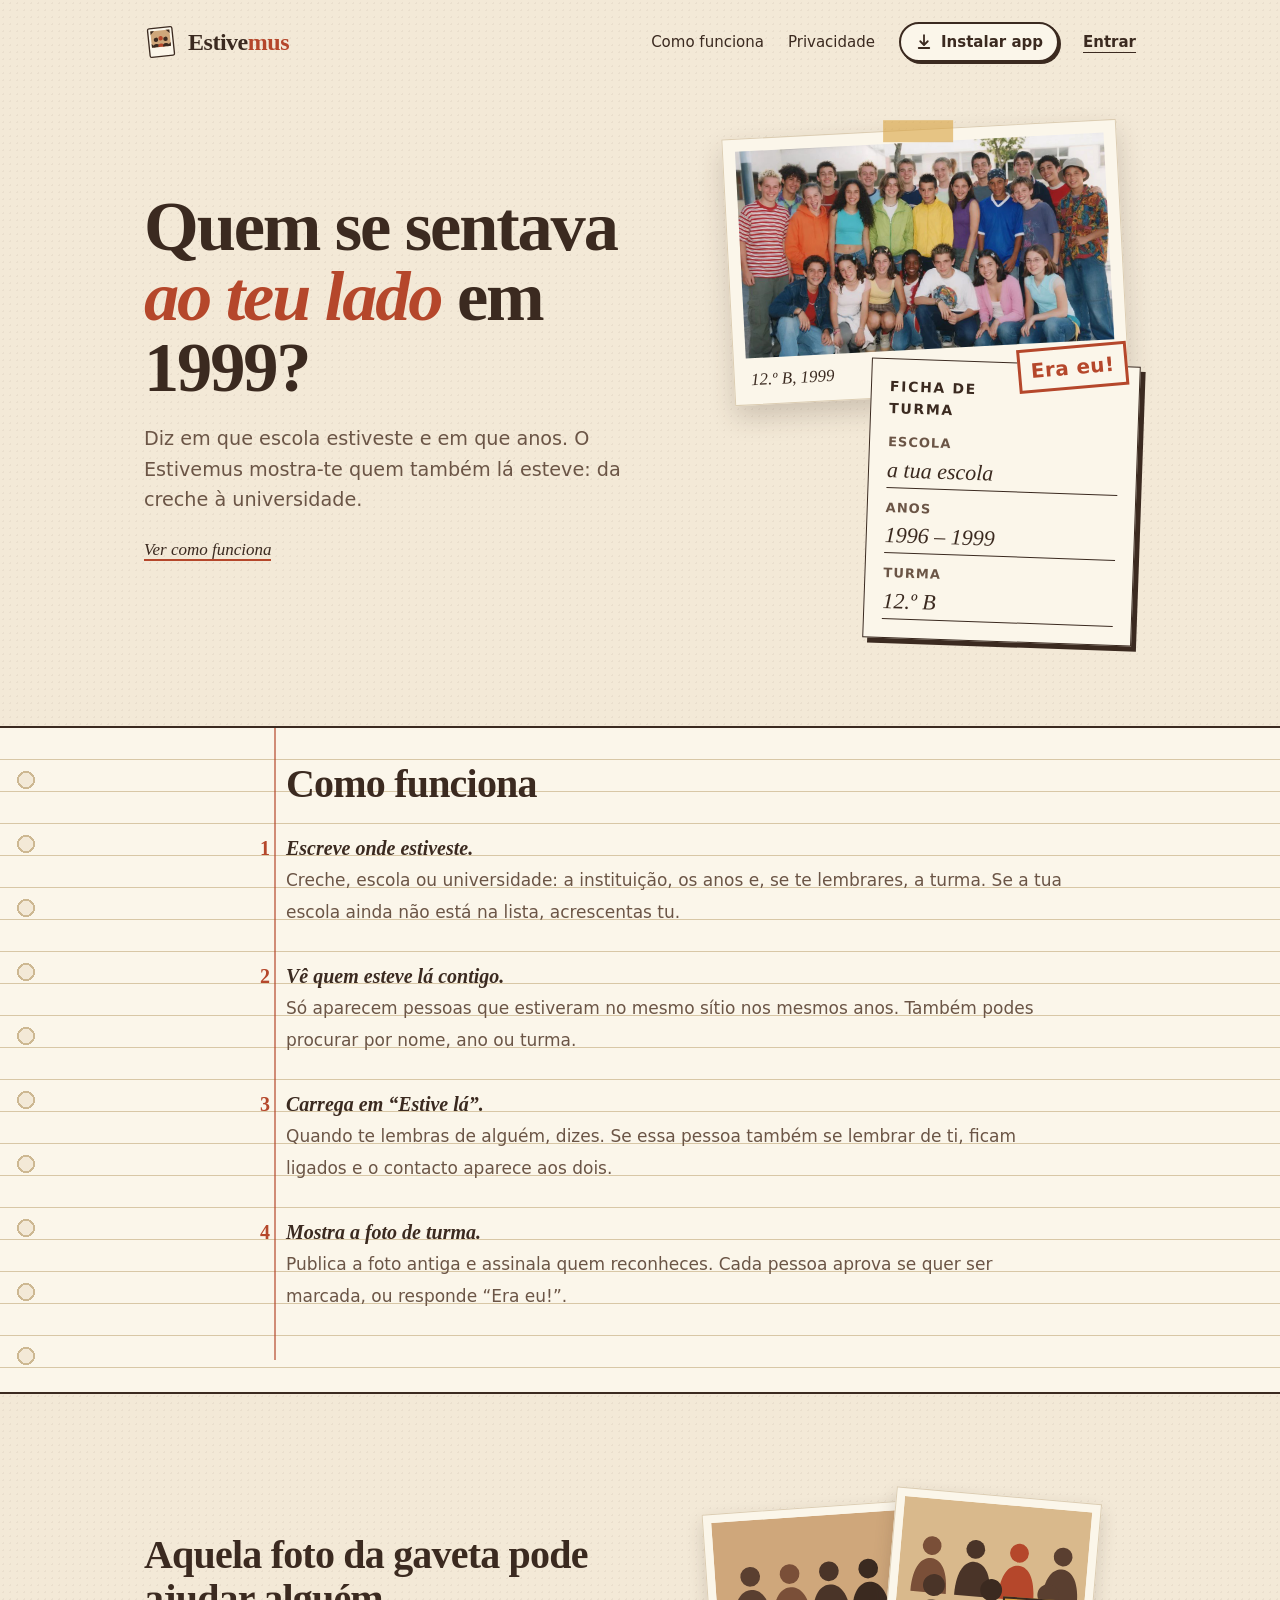
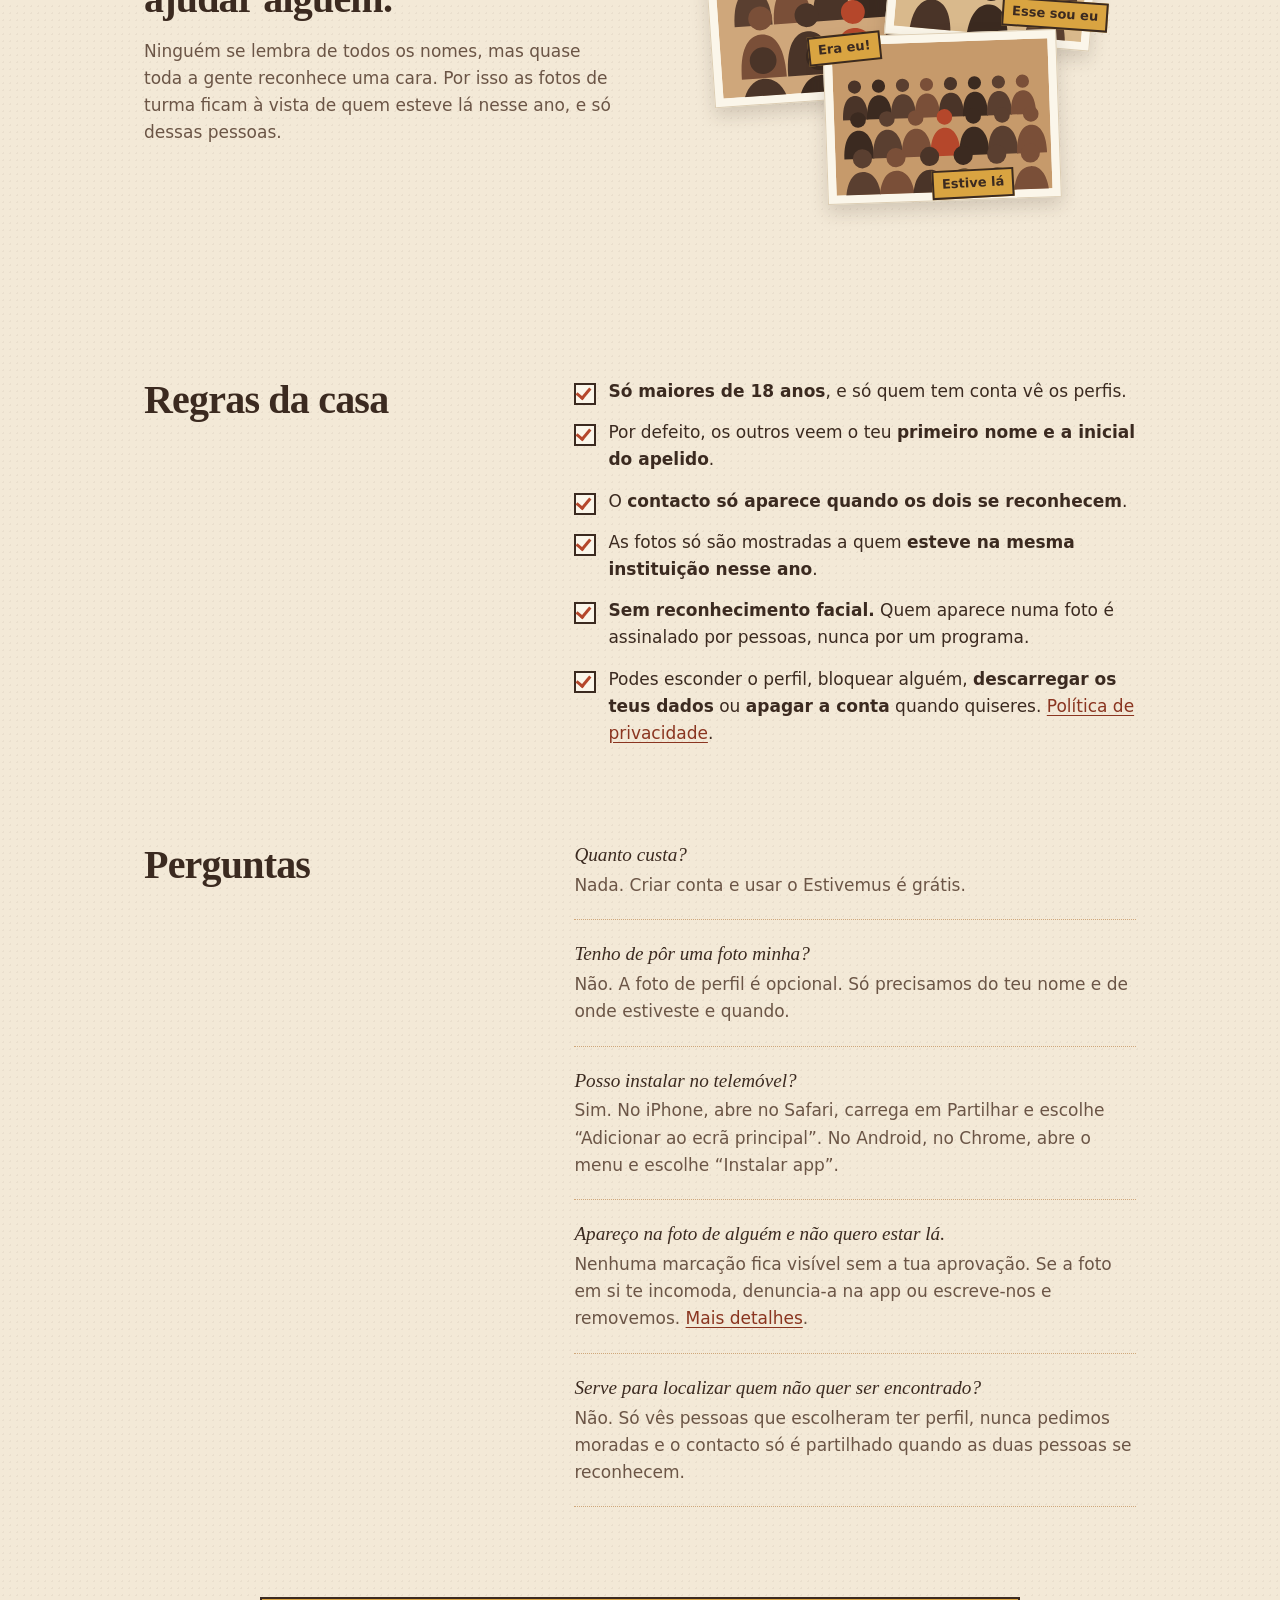
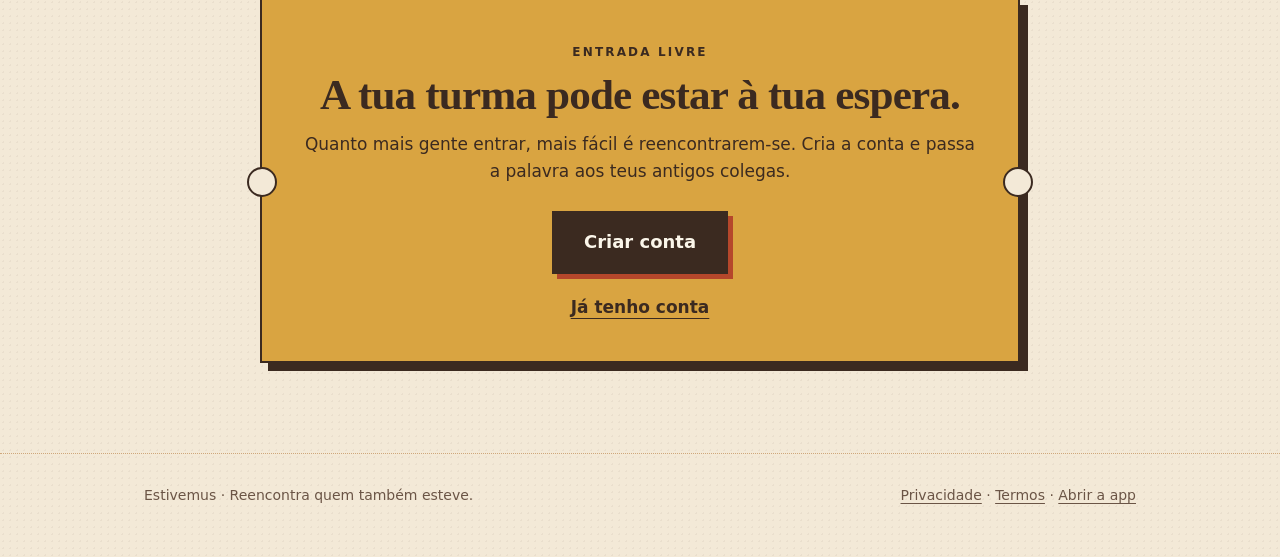
<file: index.html>
<!doctype html>
<html lang="pt-PT">
<head>
<meta charset="utf-8">
<meta name="viewport" content="width=device-width, initial-scale=1">
<title>Estivemus: reencontra os teus antigos colegas</title>
<meta name="description" content="Reencontra antigos colegas de creche, escola e universidade pela instituição e pelos anos em que lá estiveste. Grátis, só para maiores de 18 anos.">
<meta name="theme-color" content="#B5472B">
<meta name="color-scheme" content="light">
<meta name="referrer" content="strict-origin-when-cross-origin">
<meta property="og:type" content="website">
<meta property="og:locale" content="pt_PT">
<meta property="og:title" content="Estivemus: reencontra os teus antigos colegas">
<meta property="og:description" content="Reencontra antigos colegas de creche, escola e universidade pela instituição e pelos anos em que lá estiveste. Grátis, só para maiores de 18 anos.">
<meta http-equiv="Content-Security-Policy" content="default-src 'self'; img-src 'self' data:; style-src 'self'; script-src 'self' 'sha256-tSQoJmmKRvw9Rfu5iYNE/FIQw8fOv0Qa9+3whJocjzg='; base-uri 'self'; form-action 'self'; object-src 'none'">
<link rel="icon" href="assets/logo/estivemus-favicon.svg" type="image/svg+xml">
<link rel="apple-touch-icon" href="app/icons/apple-touch-icon.png">
<link rel="stylesheet" href="site.css">
<link rel="stylesheet" href="install.css">
<link rel="manifest" href="manifest.webmanifest">
</head>
<body>
<a class="skip" href="#conteudo">Saltar para o conteúdo</a>
<script>if((window.matchMedia&&matchMedia("(display-mode: standalone)").matches)||navigator.standalone){location.replace("app/")}</script>
<div class="wrap">
<header class="top">
  <a class="brand" href="./" aria-label="Estivemus, página inicial"><svg width="34" height="34" viewBox="0 0 64 64" aria-hidden="true"><g transform="rotate(-6 32 32)"><rect x="9" y="5" width="46" height="54" rx="3" fill="#FBF6EA" stroke="#3B2A20" stroke-width="2.5"/><rect x="14" y="10" width="36" height="31" fill="#CFA77B"/><polygon points="14,10 21,10 14,17" fill="#3B2A20"/><polygon points="50,10 43,10 50,17" fill="#3B2A20"/><polygon points="14,41 21,41 14,34" fill="#3B2A20"/><polygon points="50,41 43,41 50,34" fill="#3B2A20"/><circle cx="23" cy="27" r="4.2" fill="#3B2A20"/><circle cx="41" cy="27" r="4.2" fill="#3B2A20"/><circle cx="32" cy="25" r="4.2" fill="#B5472B"/><path d="M17 41a6 6 0 0 1 12 0z" fill="#3B2A20"/><path d="M26 41a6 6 0 0 1 12 0z" fill="#B5472B"/><path d="M35 41a6 6 0 0 1 12 0z" fill="#3B2A20"/></g></svg><span>Estive<b>mus</b></span></a>
  <nav class="nav" aria-label="Principal">
    <a class="opt" href="#como">Como funciona</a>
    <a class="opt" href="privacidade.html">Privacidade</a>
    <button class="inst" type="button" data-install hidden><svg viewBox="0 0 24 24" fill="none" stroke="currentColor" stroke-width="2.4" stroke-linecap="round" stroke-linejoin="round" aria-hidden="true"><path d="M12 3v12"/><path d="m7 11 5 5 5-5"/><path d="M5 20h14"/></svg>Instalar app</button>
    <a class="entrar" href="app/">Entrar</a>
  </nav>
</header>
</div>
<main id="conteudo">
<div class="wrap">
  <div class="hero">
    <div>
      <h1>Quem se sentava <em>ao teu lado</em> em 1999?</h1>
      <p class="lead">Diz em que escola estiveste e em que anos. O Estivemus mostra-te quem também lá esteve: da creche à universidade.</p>
      <a class="down" href="#como">Ver como funciona</a>
    </div>
    <div class="stack">
      <figure class="photo">
        <img src="assets/foto-turma.jpg" width="1024" height="576" alt="Foto de turma de 1999: vinte alunos de estilos e cores diferentes, sorridentes, num pátio de escola" loading="eager">
        <figcaption>12.º B, 1999</figcaption>
      </figure>
      <div class="ficha">
        <span class="carimbo">Era eu!</span>
        <h2>Ficha de turma</h2>
        <dl><dt>Escola</dt><dd>a tua escola</dd><dt>Anos</dt><dd>1996 – 1999</dd><dt>Turma</dt><dd>12.º B</dd></dl>
      </div>
    </div>
  </div>
</div>

<section class="caderneta" id="como"><div class="wrap">
  <h2>Como funciona</h2>
  <div class="entrada"><h3><span>1</span>Escreve onde estiveste.</h3><p>Creche, escola ou universidade: a instituição, os anos e, se te lembrares, a turma. Se a tua escola ainda não está na lista, acrescentas tu.</p></div>
  <div class="entrada"><h3><span>2</span>Vê quem esteve lá contigo.</h3><p>Só aparecem pessoas que estiveram no mesmo sítio nos mesmos anos. Também podes procurar por nome, ano ou turma.</p></div>
  <div class="entrada"><h3><span>3</span>Carrega em “Estive lá”.</h3><p>Quando te lembras de alguém, dizes. Se essa pessoa também se lembrar de ti, ficam ligados e o contacto aparece aos dois.</p></div>
  <div class="entrada"><h3><span>4</span>Mostra a foto de turma.</h3><p>Publica a foto antiga e assinala quem reconheces. Cada pessoa aprova se quer ser marcada, ou responde “Era eu!”.</p></div>
</div></section>

<div class="wrap"><section class="mural">
  <div>
    <h2>Aquela foto da gaveta pode ajudar alguém.</h2>
    <p>Ninguém se lembra de todos os nomes, mas quase toda a gente reconhece uma cara. Por isso as fotos de turma ficam à vista de quem esteve lá nesse ano, e só dessas pessoas.</p>
  </div>
  <div class="parede" aria-hidden="true">
    <figure class="mini a"><svg viewBox="0 0 360 250" role="img" aria-label="Foto de turma antiga"><rect width="360" height="250" fill="#CFA77B"/><path d="M23 150C23 108 39 99 50 99S77 108 77 150Z" fill="#5A3F30"/><circle cx="50" cy="80" r="14" fill="#5A3F30"/><path d="M79 150C79 108 95 99 106 99S133 108 133 150Z" fill="#7A4F38"/><circle cx="106" cy="80" r="14" fill="#7A4F38"/><path d="M135 150C135 108 151 99 162 99S189 108 189 150Z" fill="#4A3428"/><circle cx="162" cy="80" r="14" fill="#4A3428"/><path d="M191 150C191 108 207 99 218 99S245 108 245 150Z" fill="#3B2A20"/><circle cx="218" cy="80" r="14" fill="#3B2A20"/><path d="M247 150C247 108 263 99 274 99S301 108 301 150Z" fill="#5A3F30"/><circle cx="274" cy="80" r="14" fill="#5A3F30"/><path d="M303 150C303 108 319 99 330 99S357 108 357 150Z" fill="#7A4F38"/><circle cx="330" cy="80" r="14" fill="#7A4F38"/><path d="M28 225C28 174 46 163 60 163S92 174 92 225Z" fill="#7A4F38"/><circle cx="60" cy="140" r="17" fill="#7A4F38"/><path d="M94 225C94 174 112 163 126 163S158 174 158 225Z" fill="#4A3428"/><circle cx="126" cy="140" r="17" fill="#4A3428"/><path d="M160 225C160 174 178 163 192 163S224 174 224 225Z" fill="#B5472B"/><circle cx="192" cy="140" r="17" fill="#B5472B"/><path d="M226 225C226 174 244 163 258 163S290 174 290 225Z" fill="#5A3F30"/><circle cx="258" cy="140" r="17" fill="#5A3F30"/><path d="M292 225C292 174 310 163 324 163S356 174 356 225Z" fill="#7A4F38"/><circle cx="324" cy="140" r="17" fill="#7A4F38"/><path d="M24 295C24 238 45 226 60 226S96 238 96 295Z" fill="#4A3428"/><circle cx="60" cy="200" r="19" fill="#4A3428"/><path d="M104 295C104 238 125 226 140 226S176 238 176 295Z" fill="#3B2A20"/><circle cx="140" cy="200" r="19" fill="#3B2A20"/><path d="M184 295C184 238 205 226 220 226S256 238 256 295Z" fill="#5A3F30"/><circle cx="220" cy="200" r="19" fill="#5A3F30"/><path d="M264 295C264 238 285 226 300 226S336 238 336 295Z" fill="#7A4F38"/><circle cx="300" cy="200" r="19" fill="#7A4F38"/></svg></figure><figure class="mini b"><svg viewBox="0 0 360 250" role="img" aria-label="Foto de turma antiga, outra turma"><rect width="360" height="250" fill="#D9B98C"/><path d="M26 180C26 126 46 114 60 114S94 126 94 180Z" fill="#7A4F38"/><circle cx="60" cy="90" r="18" fill="#7A4F38"/><path d="M110 180C110 126 130 114 144 114S178 126 178 180Z" fill="#4A3428"/><circle cx="144" cy="90" r="18" fill="#4A3428"/><path d="M194 180C194 126 214 114 228 114S262 126 262 180Z" fill="#B5472B"/><circle cx="228" cy="90" r="18" fill="#B5472B"/><path d="M278 180C278 126 298 114 312 114S346 126 346 180Z" fill="#5A3F30"/><circle cx="312" cy="90" r="18" fill="#5A3F30"/><path d="M30 270C30 207 53 193 70 193S110 207 110 270Z" fill="#4A3428"/><circle cx="70" cy="165" r="21" fill="#4A3428"/><path d="M140 270C140 207 163 193 180 193S220 207 220 270Z" fill="#3B2A20"/><circle cx="180" cy="165" r="21" fill="#3B2A20"/><path d="M250 270C250 207 273 193 290 193S330 207 330 270Z" fill="#5A3F30"/><circle cx="290" cy="165" r="21" fill="#5A3F30"/></svg></figure><figure class="mini c"><svg viewBox="0 0 360 250" role="img" aria-label="Foto de turma antiga, mais pessoas"><rect width="360" height="250" fill="#C69A6B"/><path d="M15 125C15 92 27 85 36 85S57 92 57 125Z" fill="#4A3428"/><circle cx="36" cy="70" r="11" fill="#4A3428"/><path d="M55 125C55 92 67 85 76 85S97 92 97 125Z" fill="#3B2A20"/><circle cx="76" cy="70" r="11" fill="#3B2A20"/><path d="M95 125C95 92 107 85 116 85S137 92 137 125Z" fill="#5A3F30"/><circle cx="116" cy="70" r="11" fill="#5A3F30"/><path d="M135 125C135 92 147 85 156 85S177 92 177 125Z" fill="#7A4F38"/><circle cx="156" cy="70" r="11" fill="#7A4F38"/><path d="M175 125C175 92 187 85 196 85S217 92 217 125Z" fill="#4A3428"/><circle cx="196" cy="70" r="11" fill="#4A3428"/><path d="M215 125C215 92 227 85 236 85S257 92 257 125Z" fill="#3B2A20"/><circle cx="236" cy="70" r="11" fill="#3B2A20"/><path d="M255 125C255 92 267 85 276 85S297 92 297 125Z" fill="#5A3F30"/><circle cx="276" cy="70" r="11" fill="#5A3F30"/><path d="M295 125C295 92 307 85 316 85S337 92 337 125Z" fill="#7A4F38"/><circle cx="316" cy="70" r="11" fill="#7A4F38"/><path d="M15 190C15 151 30 143 40 143S65 151 65 190Z" fill="#3B2A20"/><circle cx="40" cy="125" r="13" fill="#3B2A20"/><path d="M63 190C63 151 78 143 88 143S113 151 113 190Z" fill="#5A3F30"/><circle cx="88" cy="125" r="13" fill="#5A3F30"/><path d="M111 190C111 151 126 143 136 143S161 151 161 190Z" fill="#7A4F38"/><circle cx="136" cy="125" r="13" fill="#7A4F38"/><path d="M159 190C159 151 174 143 184 143S209 151 209 190Z" fill="#B5472B"/><circle cx="184" cy="125" r="13" fill="#B5472B"/><path d="M207 190C207 151 222 143 232 143S257 151 257 190Z" fill="#3B2A20"/><circle cx="232" cy="125" r="13" fill="#3B2A20"/><path d="M255 190C255 151 270 143 280 143S305 151 305 190Z" fill="#5A3F30"/><circle cx="280" cy="125" r="13" fill="#5A3F30"/><path d="M303 190C303 151 318 143 328 143S353 151 353 190Z" fill="#7A4F38"/><circle cx="328" cy="125" r="13" fill="#7A4F38"/><path d="M15 270C15 222 32 212 45 212S75 222 75 270Z" fill="#5A3F30"/><circle cx="45" cy="190" r="16" fill="#5A3F30"/><path d="M71 270C71 222 88 212 101 212S131 222 131 270Z" fill="#7A4F38"/><circle cx="101" cy="190" r="16" fill="#7A4F38"/><path d="M127 270C127 222 144 212 157 212S187 222 187 270Z" fill="#4A3428"/><circle cx="157" cy="190" r="16" fill="#4A3428"/><path d="M183 270C183 222 200 212 213 212S243 222 243 270Z" fill="#3B2A20"/><circle cx="213" cy="190" r="16" fill="#3B2A20"/><path d="M239 270C239 222 256 212 269 212S299 222 299 270Z" fill="#5A3F30"/><circle cx="269" cy="190" r="16" fill="#5A3F30"/><path d="M295 270C295 222 312 212 325 212S355 222 355 270Z" fill="#7A4F38"/><circle cx="325" cy="190" r="16" fill="#7A4F38"/></svg></figure>
    <span class="etq e1">Era eu!</span><span class="etq e2">Esse sou eu</span><span class="etq e3">Estive lá</span>
  </div>
</section></div>

<div class="wrap"><section class="duas" id="privacidade">
  <h2>Regras da casa</h2>
  <ul class="regras">
    <li><b>Só maiores de 18 anos</b>, e só quem tem conta vê os perfis.</li>
    <li>Por defeito, os outros veem o teu <b>primeiro nome e a inicial do apelido</b>.</li>
    <li>O <b>contacto só aparece quando os dois se reconhecem</b>.</li>
    <li>As fotos só são mostradas a quem <b>esteve na mesma instituição nesse ano</b>.</li>
    <li><b>Sem reconhecimento facial.</b> Quem aparece numa foto é assinalado por pessoas, nunca por um programa.</li>
    <li>Podes esconder o perfil, bloquear alguém, <b>descarregar os teus dados</b> ou <b>apagar a conta</b> quando quiseres. <a href="privacidade.html">Política de privacidade</a>.</li>
  </ul>
</section>

<section class="duas" id="perguntas">
  <h2>Perguntas</h2>
  <dl class="perg">
    <div><dt>Quanto custa?</dt><dd>Nada. Criar conta e usar o Estivemus é grátis.</dd></div>
    <div><dt>Tenho de pôr uma foto minha?</dt><dd>Não. A foto de perfil é opcional. Só precisamos do teu nome e de onde estiveste e quando.</dd></div>
    <div><dt>Posso instalar no telemóvel?</dt><dd>Sim. No iPhone, abre no Safari, carrega em Partilhar e escolhe “Adicionar ao ecrã principal”. No Android, no Chrome, abre o menu e escolhe “Instalar app”.</dd></div>
    <div><dt>Apareço na foto de alguém e não quero estar lá.</dt><dd>Nenhuma marcação fica visível sem a tua aprovação. Se a foto em si te incomoda, denuncia-a na app ou escreve-nos e removemos. <a href="privacidade.html#fotos">Mais detalhes</a>.</dd></div>
    <div><dt>Serve para localizar quem não quer ser encontrado?</dt><dd>Não. Só vês pessoas que escolheram ter perfil, nunca pedimos moradas e o contacto só é partilhado quando as duas pessoas se reconhecem.</dd></div>
  </dl>
</section></div>

<section class="bilhete" aria-labelledby="fim">
  <p class="peq">Entrada livre</p>
  <h2 id="fim">A tua turma pode estar à tua espera.</h2>
  <p>Quanto mais gente entrar, mais fácil é reencontrarem-se. Cria a conta e passa a palavra aos teus antigos colegas.</p>
  <a class="btn" href="app/">Criar conta</a>
  <a class="txtlink ja" href="app/">Já tenho conta</a>
</section>
</main>
<footer class="foot"><div class="wrap">
  <span>Estivemus · Reencontra quem também esteve.</span>
  <span><a href="privacidade.html">Privacidade</a> · <a href="termos.html">Termos</a> · <a href="app/">Abrir a app</a></span>
</div></footer>
<script src="install.js" defer></script>
</body>
</html>
</file>
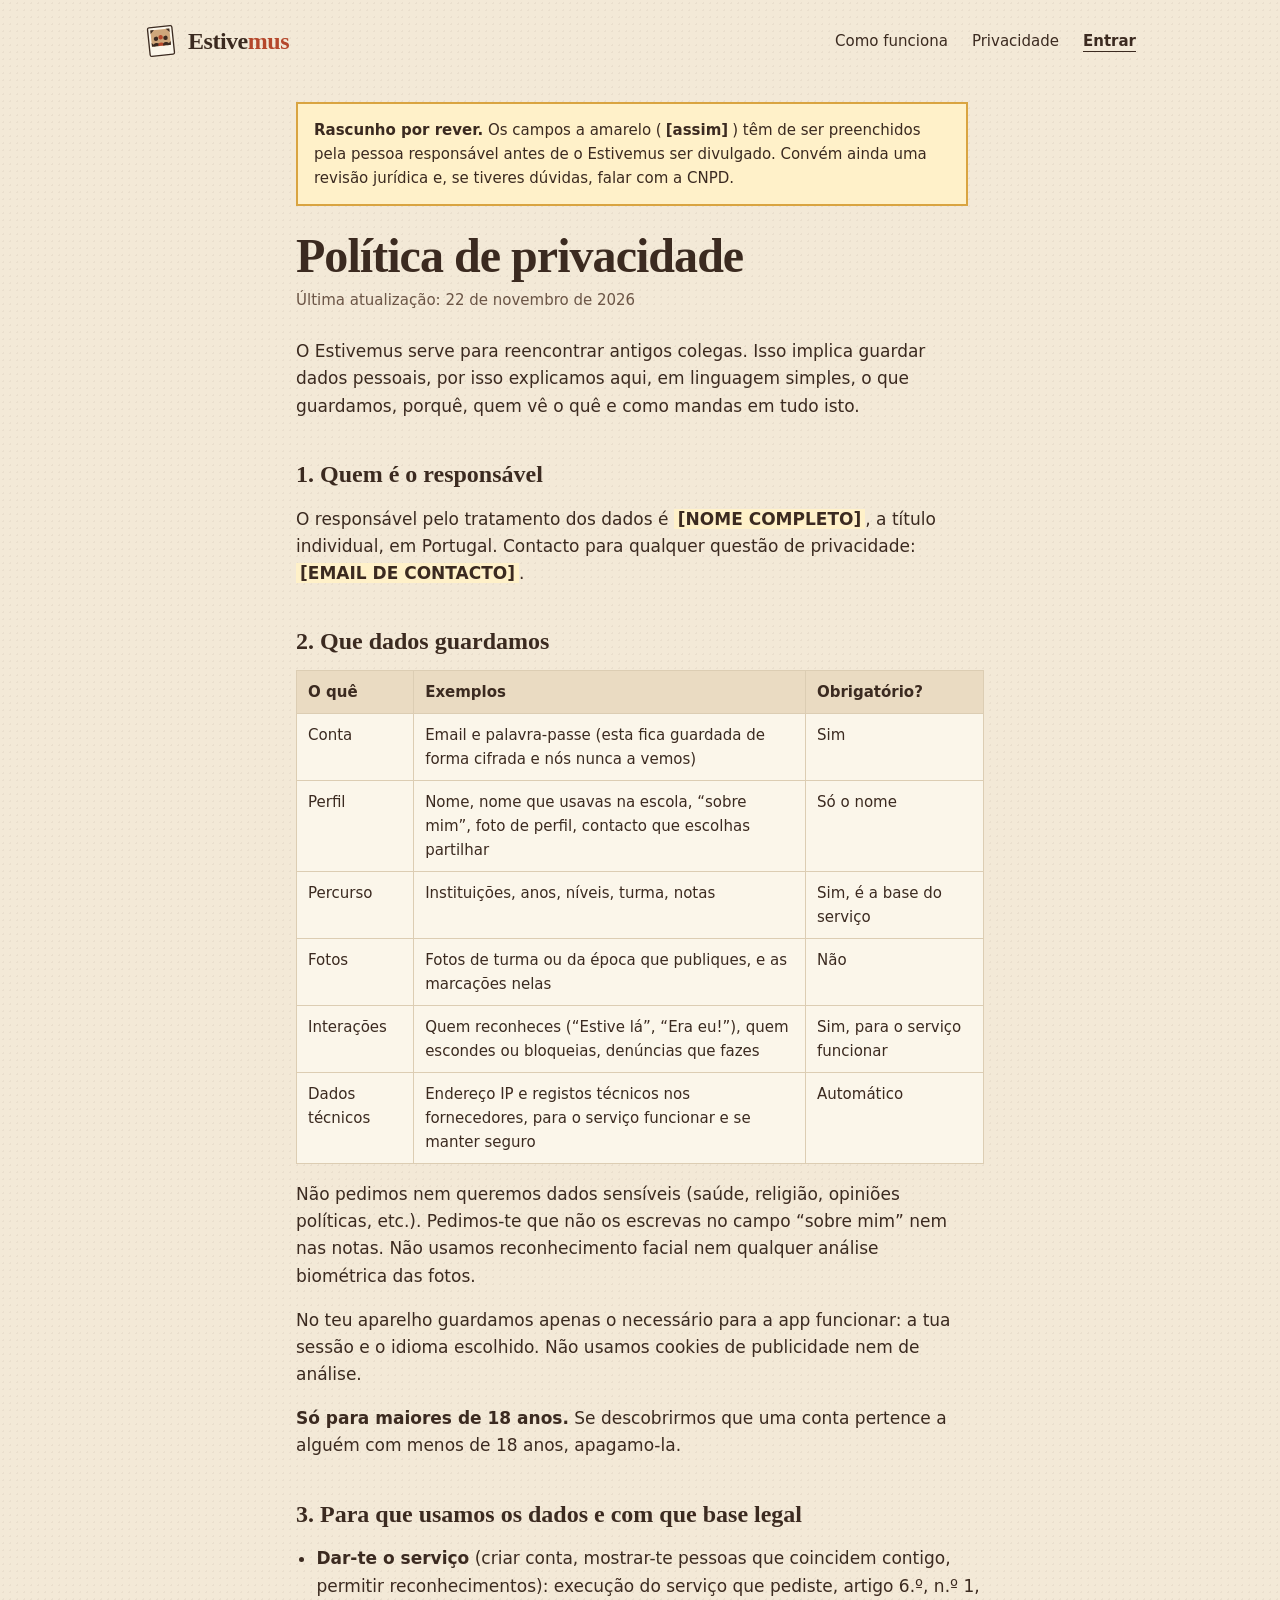
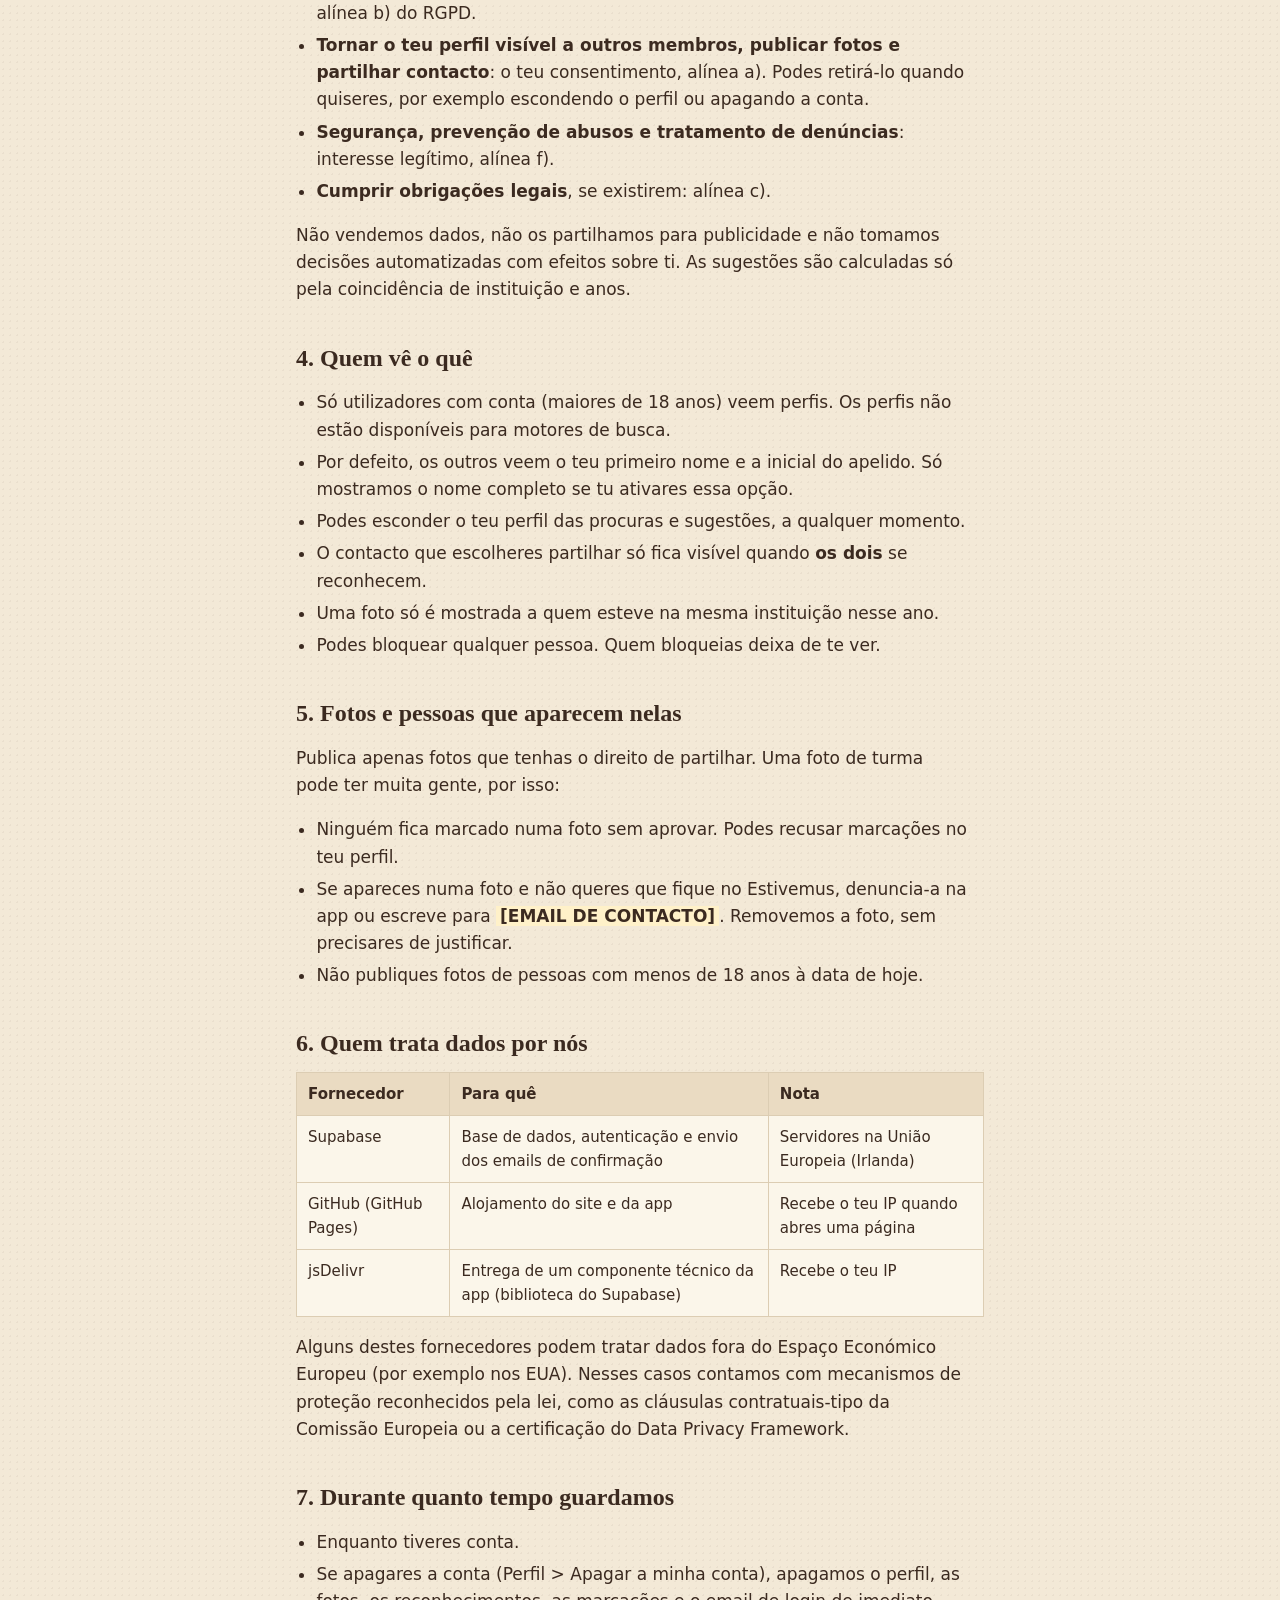
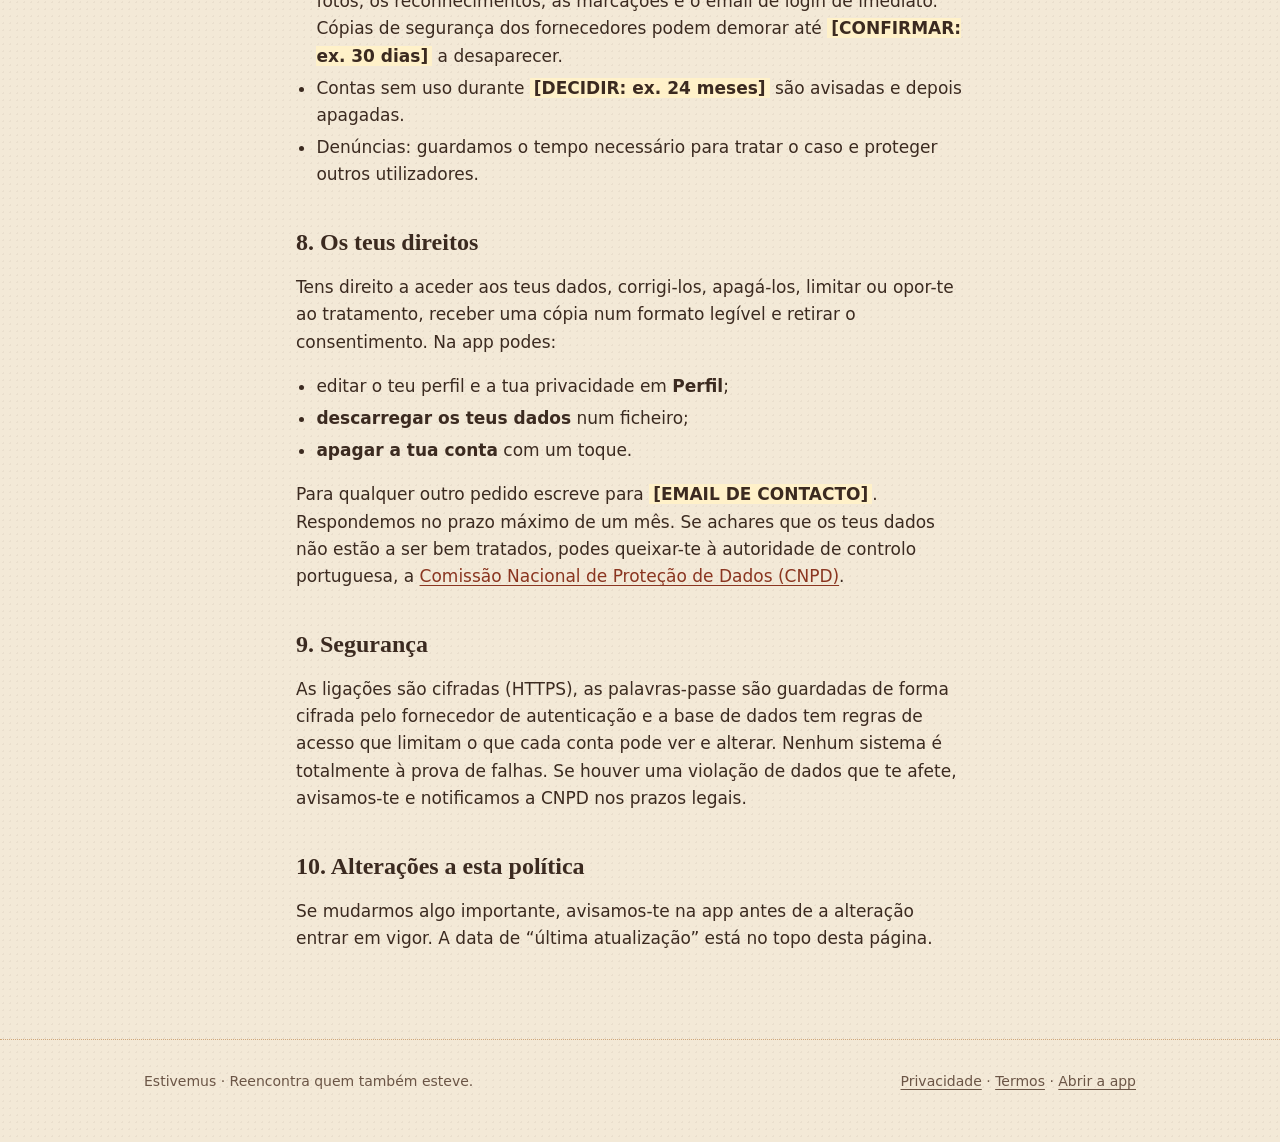
<file: privacidade.html>
<!doctype html>
<html lang="pt-PT">
<head>
<meta charset="utf-8">
<meta name="viewport" content="width=device-width, initial-scale=1">
<title>Política de privacidade · Estivemus</title>
<meta name="description" content="Que dados o Estivemus recolhe, para quê, quem os vê, quanto tempo ficam e como exercer os teus direitos.">
<meta name="theme-color" content="#B5472B">
<meta name="color-scheme" content="light">
<meta name="referrer" content="strict-origin-when-cross-origin">
<meta property="og:type" content="website">
<meta property="og:locale" content="pt_PT">
<meta property="og:title" content="Política de privacidade · Estivemus">
<meta property="og:description" content="Que dados o Estivemus recolhe, para quê, quem os vê, quanto tempo ficam e como exercer os teus direitos.">
<meta http-equiv="Content-Security-Policy" content="default-src 'self'; img-src 'self' data:; style-src 'self'; script-src 'none'; base-uri 'self'; form-action 'self'; object-src 'none'">
<link rel="icon" href="assets/logo/estivemus-favicon.svg" type="image/svg+xml">
<link rel="apple-touch-icon" href="app/icons/apple-touch-icon.png">
<link rel="stylesheet" href="site.css">
</head>
<body>
<a class="skip" href="#conteudo">Saltar para o conteúdo</a>
<div class="wrap">
<header class="top">
  <a class="brand" href="./" aria-label="Estivemus, página inicial"><svg width="34" height="34" viewBox="0 0 64 64" aria-hidden="true"><g transform="rotate(-6 32 32)"><rect x="9" y="5" width="46" height="54" rx="3" fill="#FBF6EA" stroke="#3B2A20" stroke-width="2.5"/><rect x="14" y="10" width="36" height="31" fill="#CFA77B"/><polygon points="14,10 21,10 14,17" fill="#3B2A20"/><polygon points="50,10 43,10 50,17" fill="#3B2A20"/><polygon points="14,41 21,41 14,34" fill="#3B2A20"/><polygon points="50,41 43,41 50,34" fill="#3B2A20"/><circle cx="23" cy="27" r="4.2" fill="#3B2A20"/><circle cx="41" cy="27" r="4.2" fill="#3B2A20"/><circle cx="32" cy="25" r="4.2" fill="#B5472B"/><path d="M17 41a6 6 0 0 1 12 0z" fill="#3B2A20"/><path d="M26 41a6 6 0 0 1 12 0z" fill="#B5472B"/><path d="M35 41a6 6 0 0 1 12 0z" fill="#3B2A20"/></g></svg><span>Estive<b>mus</b></span></a>
  <nav class="nav" aria-label="Principal">
    <a class="opt" href="./#como">Como funciona</a>
    <a class="opt" href="privacidade.html">Privacidade</a>
    <a class="entrar" href="app/">Entrar</a>
  </nav>
</header>
</div>
<main id="conteudo" class="doc">
<!-- REMOVER o aviso "draft" abaixo depois de preencher todos os campos amarelos -->
<p class="draft"><b>Rascunho por rever.</b> Os campos a amarelo (<span class="fill">[assim]</span>) têm de ser preenchidos pela pessoa responsável antes de o Estivemus ser divulgado. Convém ainda uma revisão jurídica e, se tiveres dúvidas, falar com a CNPD.</p>
<h1>Política de privacidade</h1>
<p class="when">Última atualização: 22 de novembro de 2026</p>
<p>O Estivemus serve para reencontrar antigos colegas. Isso implica guardar dados pessoais, por isso explicamos aqui, em linguagem simples, o que guardamos, porquê, quem vê o quê e como mandas em tudo isto.</p>

<h2>1. Quem é o responsável</h2>
<p>O responsável pelo tratamento dos dados é <span class="fill">[NOME COMPLETO]</span>, a título individual, em Portugal. Contacto para qualquer questão de privacidade: <span class="fill">[EMAIL DE CONTACTO]</span>.</p>

<h2>2. Que dados guardamos</h2>
<table>
<tr><th>O quê</th><th>Exemplos</th><th>Obrigatório?</th></tr>
<tr><td>Conta</td><td>Email e palavra-passe (esta fica guardada de forma cifrada e nós nunca a vemos)</td><td>Sim</td></tr>
<tr><td>Perfil</td><td>Nome, nome que usavas na escola, “sobre mim”, foto de perfil, contacto que escolhas partilhar</td><td>Só o nome</td></tr>
<tr><td>Percurso</td><td>Instituições, anos, níveis, turma, notas</td><td>Sim, é a base do serviço</td></tr>
<tr><td>Fotos</td><td>Fotos de turma ou da época que publiques, e as marcações nelas</td><td>Não</td></tr>
<tr><td>Interações</td><td>Quem reconheces (“Estive lá”, “Era eu!”), quem escondes ou bloqueias, denúncias que fazes</td><td>Sim, para o serviço funcionar</td></tr>
<tr><td>Dados técnicos</td><td>Endereço IP e registos técnicos nos fornecedores, para o serviço funcionar e se manter seguro</td><td>Automático</td></tr>
</table>
<p>Não pedimos nem queremos dados sensíveis (saúde, religião, opiniões políticas, etc.). Pedimos-te que não os escrevas no campo “sobre mim” nem nas notas. Não usamos reconhecimento facial nem qualquer análise biométrica das fotos.</p>
<p>No teu aparelho guardamos apenas o necessário para a app funcionar: a tua sessão e o idioma escolhido. Não usamos cookies de publicidade nem de análise.</p>
<p><b>Só para maiores de 18 anos.</b> Se descobrirmos que uma conta pertence a alguém com menos de 18 anos, apagamo-la.</p>


<h2>3. Para que usamos os dados e com que base legal</h2>
<ul>
<li><b>Dar-te o serviço</b> (criar conta, mostrar-te pessoas que coincidem contigo, permitir reconhecimentos): execução do serviço que pediste, artigo 6.º, n.º 1, alínea b) do RGPD.</li>
<li><b>Tornar o teu perfil visível a outros membros, publicar fotos e partilhar contacto</b>: o teu consentimento, alínea a). Podes retirá-lo quando quiseres, por exemplo escondendo o perfil ou apagando a conta.</li>
<li><b>Segurança, prevenção de abusos e tratamento de denúncias</b>: interesse legítimo, alínea f).</li>
<li><b>Cumprir obrigações legais</b>, se existirem: alínea c).</li>
</ul>
<p>Não vendemos dados, não os partilhamos para publicidade e não tomamos decisões automatizadas com efeitos sobre ti. As sugestões são calculadas só pela coincidência de instituição e anos.</p>

<h2>4. Quem vê o quê</h2>
<ul>
<li>Só utilizadores com conta (maiores de 18 anos) veem perfis. Os perfis não estão disponíveis para motores de busca.</li>
<li>Por defeito, os outros veem o teu primeiro nome e a inicial do apelido. Só mostramos o nome completo se tu ativares essa opção.</li>
<li>Podes esconder o teu perfil das procuras e sugestões, a qualquer momento.</li>
<li>O contacto que escolheres partilhar só fica visível quando <b>os dois</b> se reconhecem.</li>
<li>Uma foto só é mostrada a quem esteve na mesma instituição nesse ano.</li>
<li>Podes bloquear qualquer pessoa. Quem bloqueias deixa de te ver.</li>
</ul>

<h2 id="fotos">5. Fotos e pessoas que aparecem nelas</h2>
<p>Publica apenas fotos que tenhas o direito de partilhar. Uma foto de turma pode ter muita gente, por isso:</p>
<ul>
<li>Ninguém fica marcado numa foto sem aprovar. Podes recusar marcações no teu perfil.</li>
<li>Se apareces numa foto e não queres que fique no Estivemus, denuncia-a na app ou escreve para <span class="fill">[EMAIL DE CONTACTO]</span>. Removemos a foto, sem precisares de justificar.</li>
<li>Não publiques fotos de pessoas com menos de 18 anos à data de hoje.</li>
</ul>

<h2>6. Quem trata dados por nós</h2>
<table>
<tr><th>Fornecedor</th><th>Para quê</th><th>Nota</th></tr>
<tr><td>Supabase</td><td>Base de dados, autenticação e envio dos emails de confirmação</td><td>Servidores na União Europeia (Irlanda)</td></tr>
<tr><td>GitHub (GitHub Pages)</td><td>Alojamento do site e da app</td><td>Recebe o teu IP quando abres uma página</td></tr>
<tr><td>jsDelivr</td><td>Entrega de um componente técnico da app (biblioteca do Supabase)</td><td>Recebe o teu IP</td></tr>
</table>
<p>Alguns destes fornecedores podem tratar dados fora do Espaço Económico Europeu (por exemplo nos EUA). Nesses casos contamos com mecanismos de proteção reconhecidos pela lei, como as cláusulas contratuais-tipo da Comissão Europeia ou a certificação do Data Privacy Framework.</p>

<h2>7. Durante quanto tempo guardamos</h2>
<ul>
<li>Enquanto tiveres conta.</li>
<li>Se apagares a conta (Perfil &gt; Apagar a minha conta), apagamos o perfil, as fotos, os reconhecimentos, as marcações e o email de login de imediato. Cópias de segurança dos fornecedores podem demorar até <span class="fill">[CONFIRMAR: ex. 30 dias]</span> a desaparecer.</li>
<li>Contas sem uso durante <span class="fill">[DECIDIR: ex. 24 meses]</span> são avisadas e depois apagadas.</li>
<li>Denúncias: guardamos o tempo necessário para tratar o caso e proteger outros utilizadores.</li>
</ul>

<h2>8. Os teus direitos</h2>
<p>Tens direito a aceder aos teus dados, corrigi-los, apagá-los, limitar ou opor-te ao tratamento, receber uma cópia num formato legível e retirar o consentimento. Na app podes:</p>
<ul>
<li>editar o teu perfil e a tua privacidade em <b>Perfil</b>;</li>
<li><b>descarregar os teus dados</b> num ficheiro;</li>
<li><b>apagar a tua conta</b> com um toque.</li>
</ul>
<p>Para qualquer outro pedido escreve para <span class="fill">[EMAIL DE CONTACTO]</span>. Respondemos no prazo máximo de um mês. Se achares que os teus dados não estão a ser bem tratados, podes queixar-te à autoridade de controlo portuguesa, a <a href="https://www.cnpd.pt" rel="noopener">Comissão Nacional de Proteção de Dados (CNPD)</a>.</p>

<h2>9. Segurança</h2>
<p>As ligações são cifradas (HTTPS), as palavras-passe são guardadas de forma cifrada pelo fornecedor de autenticação e a base de dados tem regras de acesso que limitam o que cada conta pode ver e alterar. Nenhum sistema é totalmente à prova de falhas. Se houver uma violação de dados que te afete, avisamos-te e notificamos a CNPD nos prazos legais.</p>

<h2>10. Alterações a esta política</h2>
<p>Se mudarmos algo importante, avisamos-te na app antes de a alteração entrar em vigor. A data de “última atualização” está no topo desta página.</p>
</main>
<footer class="foot"><div class="wrap">
  <span>Estivemus · Reencontra quem também esteve.</span>
  <span><a href="privacidade.html">Privacidade</a> · <a href="termos.html">Termos</a> · <a href="app/">Abrir a app</a></span>
</div></footer>
</body>
</html>
</file>
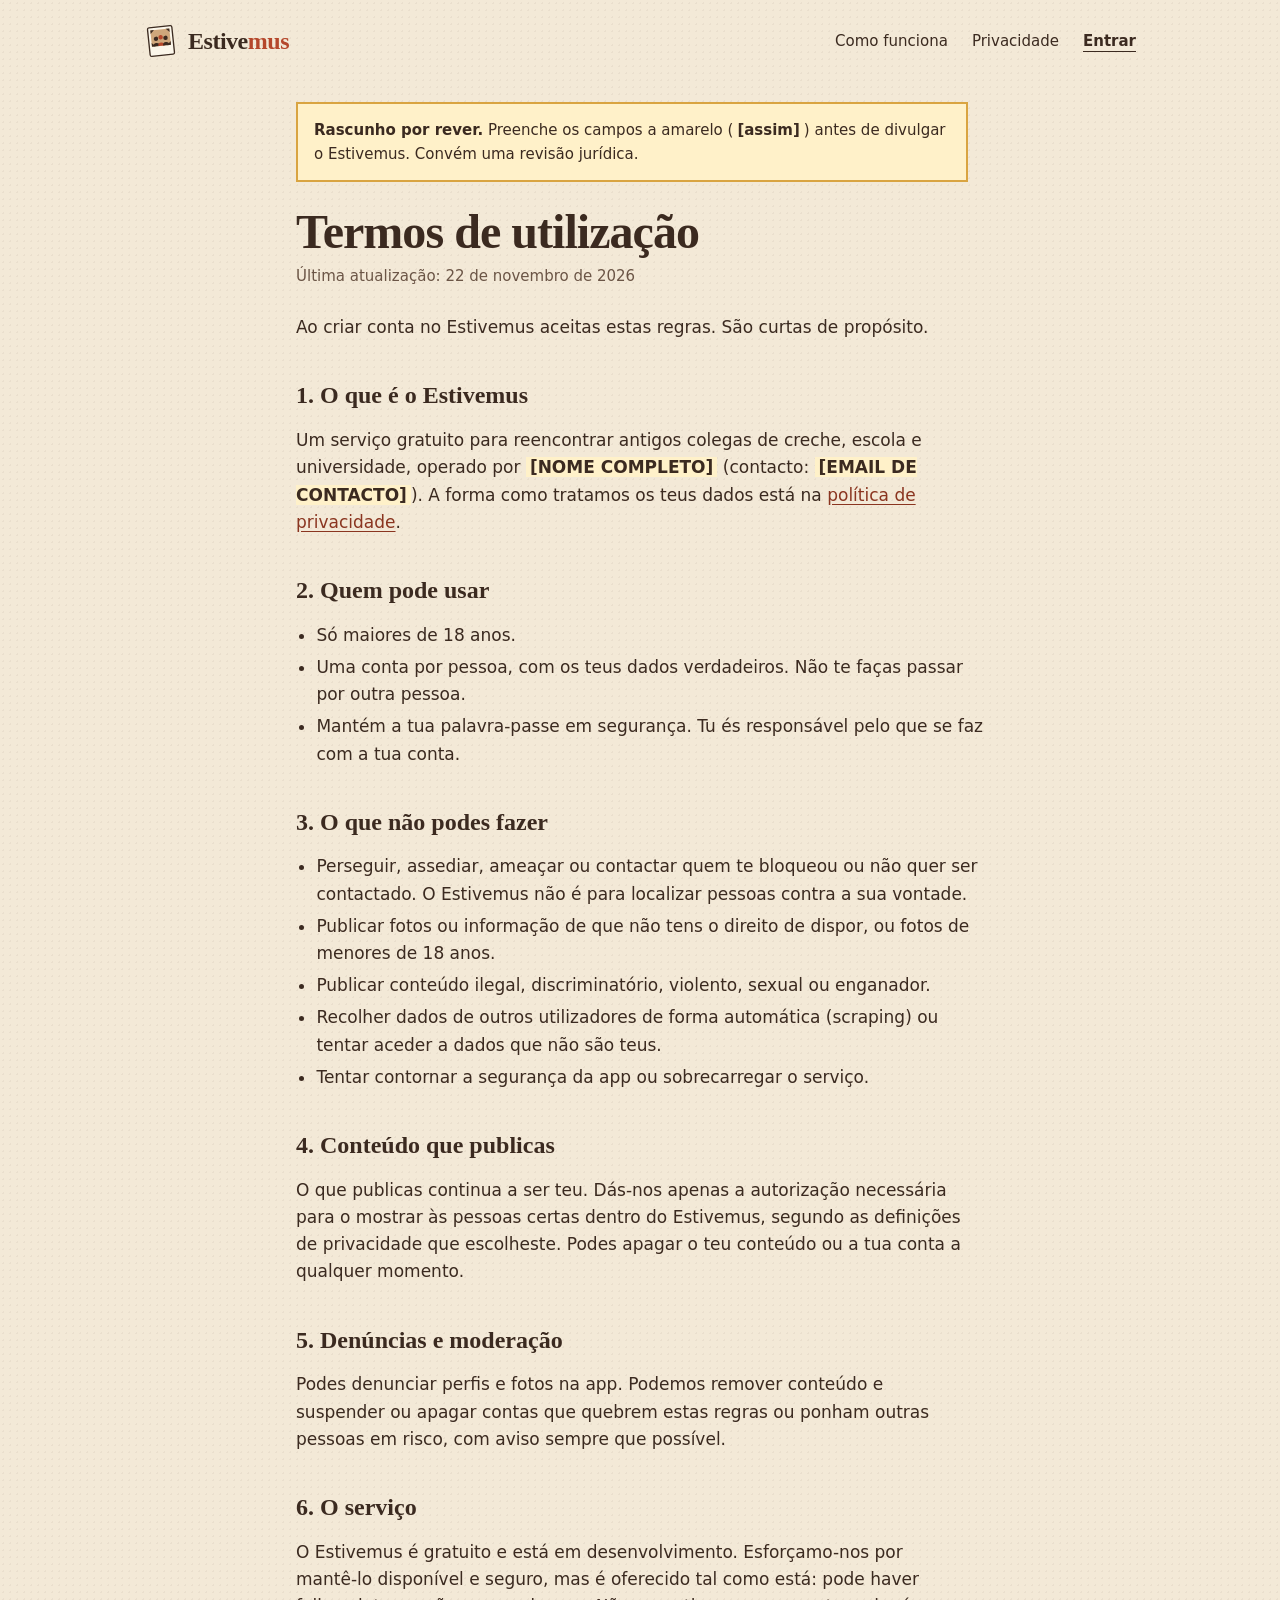
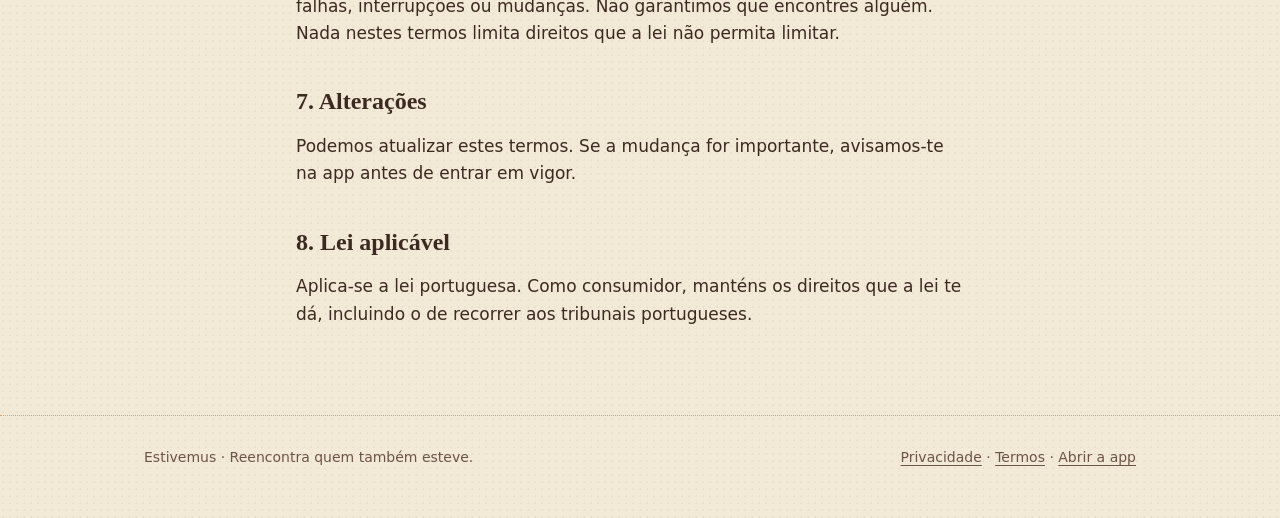
<file: termos.html>
<!doctype html>
<html lang="pt-PT">
<head>
<meta charset="utf-8">
<meta name="viewport" content="width=device-width, initial-scale=1">
<title>Termos de utilização · Estivemus</title>
<meta name="description" content="Regras de utilização do Estivemus: quem pode usar, o que se pode e não se pode fazer, fotos, denúncias e responsabilidade.">
<meta name="theme-color" content="#B5472B">
<meta name="color-scheme" content="light">
<meta name="referrer" content="strict-origin-when-cross-origin">
<meta property="og:type" content="website">
<meta property="og:locale" content="pt_PT">
<meta property="og:title" content="Termos de utilização · Estivemus">
<meta property="og:description" content="Regras de utilização do Estivemus: quem pode usar, o que se pode e não se pode fazer, fotos, denúncias e responsabilidade.">
<meta http-equiv="Content-Security-Policy" content="default-src 'self'; img-src 'self' data:; style-src 'self'; script-src 'none'; base-uri 'self'; form-action 'self'; object-src 'none'">
<link rel="icon" href="assets/logo/estivemus-favicon.svg" type="image/svg+xml">
<link rel="apple-touch-icon" href="app/icons/apple-touch-icon.png">
<link rel="stylesheet" href="site.css">
</head>
<body>
<a class="skip" href="#conteudo">Saltar para o conteúdo</a>
<div class="wrap">
<header class="top">
  <a class="brand" href="./" aria-label="Estivemus, página inicial"><svg width="34" height="34" viewBox="0 0 64 64" aria-hidden="true"><g transform="rotate(-6 32 32)"><rect x="9" y="5" width="46" height="54" rx="3" fill="#FBF6EA" stroke="#3B2A20" stroke-width="2.5"/><rect x="14" y="10" width="36" height="31" fill="#CFA77B"/><polygon points="14,10 21,10 14,17" fill="#3B2A20"/><polygon points="50,10 43,10 50,17" fill="#3B2A20"/><polygon points="14,41 21,41 14,34" fill="#3B2A20"/><polygon points="50,41 43,41 50,34" fill="#3B2A20"/><circle cx="23" cy="27" r="4.2" fill="#3B2A20"/><circle cx="41" cy="27" r="4.2" fill="#3B2A20"/><circle cx="32" cy="25" r="4.2" fill="#B5472B"/><path d="M17 41a6 6 0 0 1 12 0z" fill="#3B2A20"/><path d="M26 41a6 6 0 0 1 12 0z" fill="#B5472B"/><path d="M35 41a6 6 0 0 1 12 0z" fill="#3B2A20"/></g></svg><span>Estive<b>mus</b></span></a>
  <nav class="nav" aria-label="Principal">
    <a class="opt" href="./#como">Como funciona</a>
    <a class="opt" href="privacidade.html">Privacidade</a>
    <a class="entrar" href="app/">Entrar</a>
  </nav>
</header>
</div>
<main id="conteudo" class="doc">
<!-- REMOVER o aviso "draft" abaixo depois de preencher todos os campos amarelos -->
<p class="draft"><b>Rascunho por rever.</b> Preenche os campos a amarelo (<span class="fill">[assim]</span>) antes de divulgar o Estivemus. Convém uma revisão jurídica.</p>
<h1>Termos de utilização</h1>
<p class="when">Última atualização: 22 de novembro de 2026</p>
<p>Ao criar conta no Estivemus aceitas estas regras. São curtas de propósito.</p>

<h2>1. O que é o Estivemus</h2>
<p>Um serviço gratuito para reencontrar antigos colegas de creche, escola e universidade, operado por <span class="fill">[NOME COMPLETO]</span> (contacto: <span class="fill">[EMAIL DE CONTACTO]</span>). A forma como tratamos os teus dados está na <a href="privacidade.html">política de privacidade</a>.</p>

<h2>2. Quem pode usar</h2>
<ul>
<li>Só maiores de 18 anos.</li>
<li>Uma conta por pessoa, com os teus dados verdadeiros. Não te faças passar por outra pessoa.</li>
<li>Mantém a tua palavra-passe em segurança. Tu és responsável pelo que se faz com a tua conta.</li>
</ul>

<h2>3. O que não podes fazer</h2>
<ul>
<li>Perseguir, assediar, ameaçar ou contactar quem te bloqueou ou não quer ser contactado. O Estivemus não é para localizar pessoas contra a sua vontade.</li>
<li>Publicar fotos ou informação de que não tens o direito de dispor, ou fotos de menores de 18 anos.</li>
<li>Publicar conteúdo ilegal, discriminatório, violento, sexual ou enganador.</li>
<li>Recolher dados de outros utilizadores de forma automática (scraping) ou tentar aceder a dados que não são teus.</li>
<li>Tentar contornar a segurança da app ou sobrecarregar o serviço.</li>
</ul>

<h2>4. Conteúdo que publicas</h2>
<p>O que publicas continua a ser teu. Dás-nos apenas a autorização necessária para o mostrar às pessoas certas dentro do Estivemus, segundo as definições de privacidade que escolheste. Podes apagar o teu conteúdo ou a tua conta a qualquer momento.</p>

<h2>5. Denúncias e moderação</h2>
<p>Podes denunciar perfis e fotos na app. Podemos remover conteúdo e suspender ou apagar contas que quebrem estas regras ou ponham outras pessoas em risco, com aviso sempre que possível.</p>

<h2>6. O serviço</h2>
<p>O Estivemus é gratuito e está em desenvolvimento. Esforçamo-nos por mantê-lo disponível e seguro, mas é oferecido tal como está: pode haver falhas, interrupções ou mudanças. Não garantimos que encontres alguém. Nada nestes termos limita direitos que a lei não permita limitar.</p>

<h2>7. Alterações</h2>
<p>Podemos atualizar estes termos. Se a mudança for importante, avisamos-te na app antes de entrar em vigor.</p>

<h2>8. Lei aplicável</h2>
<p>Aplica-se a lei portuguesa. Como consumidor, manténs os direitos que a lei te dá, incluindo o de recorrer aos tribunais portugueses.</p>
</main>
<footer class="foot"><div class="wrap">
  <span>Estivemus · Reencontra quem também esteve.</span>
  <span><a href="privacidade.html">Privacidade</a> · <a href="termos.html">Termos</a> · <a href="app/">Abrir a app</a></span>
</div></footer>
</body>
</html>
</file>
<file: site.css>
/* Estivemus, modo site. Um só style guide: papel, castanho, tijolo, mostarda. Sem fontes nem scripts de terceiros. */
:root{
  --paper:#F3E9D7;--cream:#FBF6EA;--ink:#3B2A20;--ink2:#6B5546;--brick:#B5472B;--brick-d:#8A3520;
  --sand:#CFA77B;--mustard:#D9A441;--line:#DCCDB3;--rule:#D8C7A6;
  --serif:Georgia,"Iowan Old Style","Palatino Linotype",Palatino,"Times New Roman",serif;
  --sans:system-ui,-apple-system,"Segoe UI",Roboto,"Helvetica Neue",Arial,sans-serif;
  --s1:8px;--s2:16px;--s3:24px;--s4:40px;--s5:64px;
}
*{box-sizing:border-box}
html{scroll-behavior:smooth;-webkit-text-size-adjust:100%}
body{margin:0;background:var(--paper);color:var(--ink);font-family:var(--sans);font-size:17px;line-height:1.6;
  background-image:radial-gradient(rgba(59,42,32,.05) 1px,transparent 1px);background-size:7px 7px}
a{color:var(--brick-d);text-underline-offset:3px}
a:hover{color:var(--brick)}
:focus-visible{outline:3px solid var(--brick);outline-offset:3px;border-radius:2px}
.skip{position:absolute;left:-999px;top:8px;background:var(--ink);color:var(--cream);padding:10px 14px;z-index:10}
.skip:focus{left:8px}
.wrap{max-width:1040px;margin:0 auto;padding:0 24px}

/* cabeçalho */
.top{display:flex;align-items:center;justify-content:space-between;gap:16px;padding:22px 0}
.brand{display:flex;align-items:center;gap:10px;text-decoration:none;color:var(--ink);font-family:var(--serif);font-weight:700;font-size:24px;letter-spacing:-.02em}
.brand b{color:var(--brick)}
.nav{display:flex;align-items:center;gap:24px;font-size:15px}
.nav a{color:var(--ink);text-decoration:none}
.nav a:hover{text-decoration:underline}
.nav .entrar{font-weight:700;text-decoration:underline;text-underline-offset:5px}
@media(max-width:640px){.nav a.opt{display:none}}

/* botão (só um por página, no fim) */
.btn{display:inline-block;background:var(--brick);color:var(--cream);text-decoration:none;font-weight:700;font-size:18px;padding:15px 30px;border:2px solid var(--ink);box-shadow:5px 5px 0 var(--ink);transition:transform .12s,box-shadow .12s}
.btn:hover{color:var(--cream);transform:translate(3px,3px);box-shadow:2px 2px 0 var(--ink)}
.txtlink{font-weight:700;color:var(--ink);text-underline-offset:5px}

/* hero: título + foto + ficha sobrepostas */
.hero{position:relative;display:grid;grid-template-columns:1.05fr .95fr;gap:48px;align-items:center;padding:28px 0 84px}
.hero h1{font-family:var(--serif);font-size:clamp(2.5rem,6.4vw,4.4rem);line-height:1;letter-spacing:-.03em;margin:0 0 22px;font-weight:700}
.hero h1 em{color:var(--brick)}
.hero p.lead{font-size:1.2rem;max-width:30em;color:var(--ink2);margin:0 0 20px}
.hero .down{font-family:var(--serif);font-style:italic;color:var(--ink);text-decoration:none;border-bottom:2px solid var(--brick)}
.stack{position:relative;min-height:530px}
.photo{position:absolute;left:0;top:0;width:88%;background:var(--cream);padding:12px 12px 46px;border:1px solid var(--line);box-shadow:0 12px 26px rgba(59,42,32,.2);transform:rotate(-3deg)}
.photo img{display:block;width:100%;height:auto;filter:none}
.photo:before{content:"";position:absolute;width:70px;height:22px;background:rgba(217,164,65,.6);top:-10px;left:50%;margin-left:-35px;transform:rotate(3deg)}
.photo figcaption{position:absolute;left:16px;bottom:11px;font-family:var(--serif);font-style:italic;font-size:17px}
.ficha{position:absolute;right:0;bottom:0;width:60%;min-width:250px;background:var(--cream);border:1px solid var(--ink);padding:16px 18px 18px;transform:rotate(2deg);box-shadow:5px 5px 0 var(--ink)}
.ficha h2{padding-right:92px;font-size:14px;letter-spacing:.12em;text-transform:uppercase;margin:0 0 12px;font-family:var(--sans);font-weight:700;color:var(--ink)}
.ficha dl{margin:0}
.ficha dt{font-size:13px;letter-spacing:.08em;text-transform:uppercase;font-weight:600;color:var(--ink2);margin-top:10px}
.ficha dd{margin:0;border-bottom:1.5px solid var(--ink);font-family:var(--serif);font-style:italic;font-size:22px;min-height:34px;line-height:34px;color:var(--ink)}
.carimbo{position:absolute;right:12px;top:-20px;border:3px solid var(--brick);color:var(--brick);font-weight:800;font-size:20px;padding:3px 10px;transform:rotate(-7deg);background:var(--cream);letter-spacing:.02em}
@media(max-width:860px){.hero{grid-template-columns:1fr;gap:36px;padding-bottom:70px}.stack{min-height:450px;max-width:480px}.photo{width:94%}.ficha{width:76%}}

/* caderneta: fundo de folha pautada com margem e furos */
.caderneta{position:relative;background-color:var(--cream);
  background-image:repeating-linear-gradient(transparent 0,transparent 31px,var(--rule) 31px,var(--rule) 32px);
  border-top:2px solid var(--ink);border-bottom:2px solid var(--ink);padding:40px 0 48px}
.caderneta:before{content:"";position:absolute;left:14px;top:20px;bottom:20px;width:24px;background:radial-gradient(circle,var(--paper) 0 7px,#CDB892 7px 9px,transparent 9px) 0 0/24px 64px repeat-y}
.caderneta .wrap{padding-left:96px;max-width:900px;position:relative}
.caderneta .wrap:before{content:"";position:absolute;left:84px;top:-40px;bottom:-48px;width:2px;background:rgba(181,71,43,.6)}
.caderneta h2{font-family:var(--serif);font-size:clamp(1.8rem,4vw,2.5rem);line-height:32px;margin:0 0 32px;letter-spacing:-.02em;padding-top:0}
.caderneta p,.caderneta li{line-height:32px;margin:0}
.entrada{position:relative;margin:0 0 32px}
.entrada h3{font-family:var(--serif);font-style:italic;font-size:1.25rem;line-height:32px;margin:0}
.entrada h3 span{position:absolute;left:-60px;width:44px;text-align:right;font-style:normal;font-weight:700;color:var(--brick)}
.entrada p{color:var(--ink2)}
@media(max-width:640px){.caderneta:before{display:none}.caderneta .wrap{padding-left:64px}.caderneta .wrap:before{left:54px}.entrada h3 span{left:-46px;width:32px}}

/* mural de fotos */
.mural{display:grid;grid-template-columns:1fr 1fr;gap:56px;align-items:center;padding:84px 0}
.mural h2{font-family:var(--serif);font-size:clamp(1.8rem,4vw,2.5rem);line-height:1.1;margin:0 0 16px;letter-spacing:-.02em}
.mural p{color:var(--ink2);max-width:28em}
.parede{position:relative;min-height:340px}
.mini{position:absolute;background:var(--cream);padding:8px 8px 8px;border:1px solid var(--line);box-shadow:0 8px 18px rgba(59,42,32,.18)}
.mini svg{display:block;width:100%;height:auto}
.mini.a{width:58%;left:0;top:10px;transform:rotate(-4deg)}
.mini.b{width:44%;right:0;top:0;transform:rotate(5deg)}
.mini.c{width:50%;right:8%;bottom:0;transform:rotate(-2deg)}
.etq{position:absolute;background:var(--mustard);border:2px solid var(--ink);font-weight:800;font-size:13px;padding:2px 8px;z-index:2}
.etq.e1{left:30%;top:46%;transform:rotate(-6deg)}
.etq.e2{right:6%;top:36%;transform:rotate(4deg)}
.etq.e3{right:26%;bottom:20px;transform:rotate(-3deg)}
@media(max-width:860px){.mural{grid-template-columns:1fr;gap:28px;padding:60px 0}.parede{min-height:300px;max-width:440px}}

/* regras da casa e perguntas */
.duas{display:grid;grid-template-columns:.8fr 1.2fr;gap:56px;padding:76px 0 20px}
.duas h2{font-family:var(--serif);font-size:clamp(1.8rem,4vw,2.5rem);line-height:1.1;margin:0;letter-spacing:-.02em}
.regras{list-style:none;margin:0;padding:0;display:grid;gap:14px}
.regras li{position:relative;padding-left:34px}
.regras li:before{content:"";position:absolute;left:0;top:.3em;width:18px;height:18px;border:2px solid var(--ink);background:var(--cream)}
.regras li:after{content:"";position:absolute;left:5px;top:.42em;width:6px;height:11px;border:solid var(--brick);border-width:0 3px 3px 0;transform:rotate(40deg)}
.regras b{font-weight:700}
.perg{margin:0;display:grid;gap:22px}
.perg dt{font-family:var(--serif);font-style:italic;font-size:1.2rem;line-height:1.3}
.perg dd{margin:4px 0 0;color:var(--ink2);padding-bottom:20px;border-bottom:1.5px dotted var(--sand)}
@media(max-width:860px){.duas{grid-template-columns:1fr;gap:24px;padding-top:56px}}

/* bilhete final: o único botão da página */
.bilhete{position:relative;max-width:760px;margin:70px auto 90px;background:var(--mustard);border:2px solid var(--ink);padding:44px 40px 40px;text-align:center;box-shadow:8px 8px 0 var(--ink)}
.bilhete:before,.bilhete:after{content:"";position:absolute;top:50%;width:26px;height:26px;margin-top:-13px;background:var(--paper);border:2px solid var(--ink);border-radius:50%}
.bilhete:before{left:-15px}.bilhete:after{right:-15px}
.bilhete .peq{font-size:12px;letter-spacing:.18em;text-transform:uppercase;font-weight:800;margin:0 0 10px}
.bilhete h2{font-family:var(--serif);font-size:clamp(1.8rem,4.4vw,2.7rem);line-height:1.08;margin:0 0 12px;letter-spacing:-.02em}
.bilhete p{margin:0 0 26px}
.bilhete .btn{background:var(--ink);color:var(--cream);box-shadow:5px 5px 0 var(--brick)}
.bilhete .btn:hover{box-shadow:2px 2px 0 var(--brick)}
.bilhete .ja{display:block;margin-top:20px}
@media(max-width:640px){.bilhete{margin:50px 14px 70px;padding:36px 22px}}

footer.foot{padding:30px 0 50px;font-size:14px;color:var(--ink2);border-top:1px dotted var(--sand)}
footer.foot .wrap{display:flex;flex-wrap:wrap;gap:10px 24px;justify-content:space-between}
footer.foot a{color:var(--ink2)}

/* páginas legais */
.doc{max-width:46rem;margin:0 auto;padding:10px 24px 70px}
.doc h1{font-family:var(--serif);font-size:clamp(2rem,5vw,3rem);line-height:1.08;letter-spacing:-.02em;margin:18px 0 6px}
.doc .when{color:var(--ink2);margin:0 0 26px;font-size:15px}
.doc h2{font-family:var(--serif);font-size:1.5rem;margin:40px 0 10px;line-height:1.2}
.doc h3{font-size:1.05rem;margin:22px 0 4px}
.doc p,.doc li{max-width:42rem}
.doc ul{padding-left:1.2em}
.doc li{margin:5px 0}
.doc table{width:100%;border-collapse:collapse;margin:14px 0;font-size:15px;background:var(--cream)}
.doc th,.doc td{border:1px solid var(--line);padding:9px 11px;text-align:left;vertical-align:top}
.doc th{background:#EADBC2}
.draft{background:#FFF1C9;border:2px solid var(--mustard);padding:14px 16px;margin:10px 0 24px;font-size:15px}
.fill{background:#FFF1C9;padding:0 4px;font-weight:700}
@media(prefers-reduced-motion:reduce){*{transition:none!important;scroll-behavior:auto!important}}
@media print{body{background:#fff}.top,.skip,footer.foot{display:none}.draft{border:1px solid #000}}

body{overflow-x:hidden}
</file>
<file: install.css>
.inst{white-space:nowrap;display:inline-flex;align-items:center;gap:8px;font:600 15px/1 system-ui,sans-serif;color:#3B2A20;background:#FBF6EA;border:2px solid #3B2A20;border-radius:999px;padding:9px 14px;cursor:pointer;box-shadow:2px 2px 0 #3B2A20}
.inst[hidden]{display:none}
.inst:active{transform:translate(1px,1px);box-shadow:1px 1px 0 #3B2A20}
.inst svg{width:18px;height:18px;flex:none}
dialog.inst-d{border:3px solid #3B2A20;background:#FBF6EA;color:#3B2A20;padding:26px 24px 22px;max-width:min(92vw,400px);width:100%;box-shadow:8px 8px 0 #3B2A20;font-family:Georgia,"Times New Roman",serif}
dialog.inst-d::backdrop{background:rgba(59,42,32,.55)}
.inst-d h2{font-size:26px;line-height:1.15;margin:0 0 10px}
.inst-d p,.inst-d li{font:400 16px/1.5 system-ui,sans-serif;color:#5a4435;margin:0 0 10px}
.inst-d ol{padding-left:22px;margin:0 0 6px}
.inst-d .row{display:flex;gap:14px;align-items:center;margin-top:16px;flex-wrap:wrap}
.inst-d .ok{font:700 17px system-ui,sans-serif;background:#B5472B;color:#FBF6EA;border:3px solid #3B2A20;box-shadow:4px 4px 0 #3B2A20;padding:12px 20px;cursor:pointer}
.inst-d .ok:disabled{opacity:.6}
.inst-d .no{font:600 16px system-ui,sans-serif;background:none;border:0;color:#3B2A20;text-decoration:underline;text-underline-offset:4px;cursor:pointer;padding:10px 4px}
@media(max-width:640px){.inst{padding:8px 12px;font-size:14px}.nav{gap:14px}}
</file>
